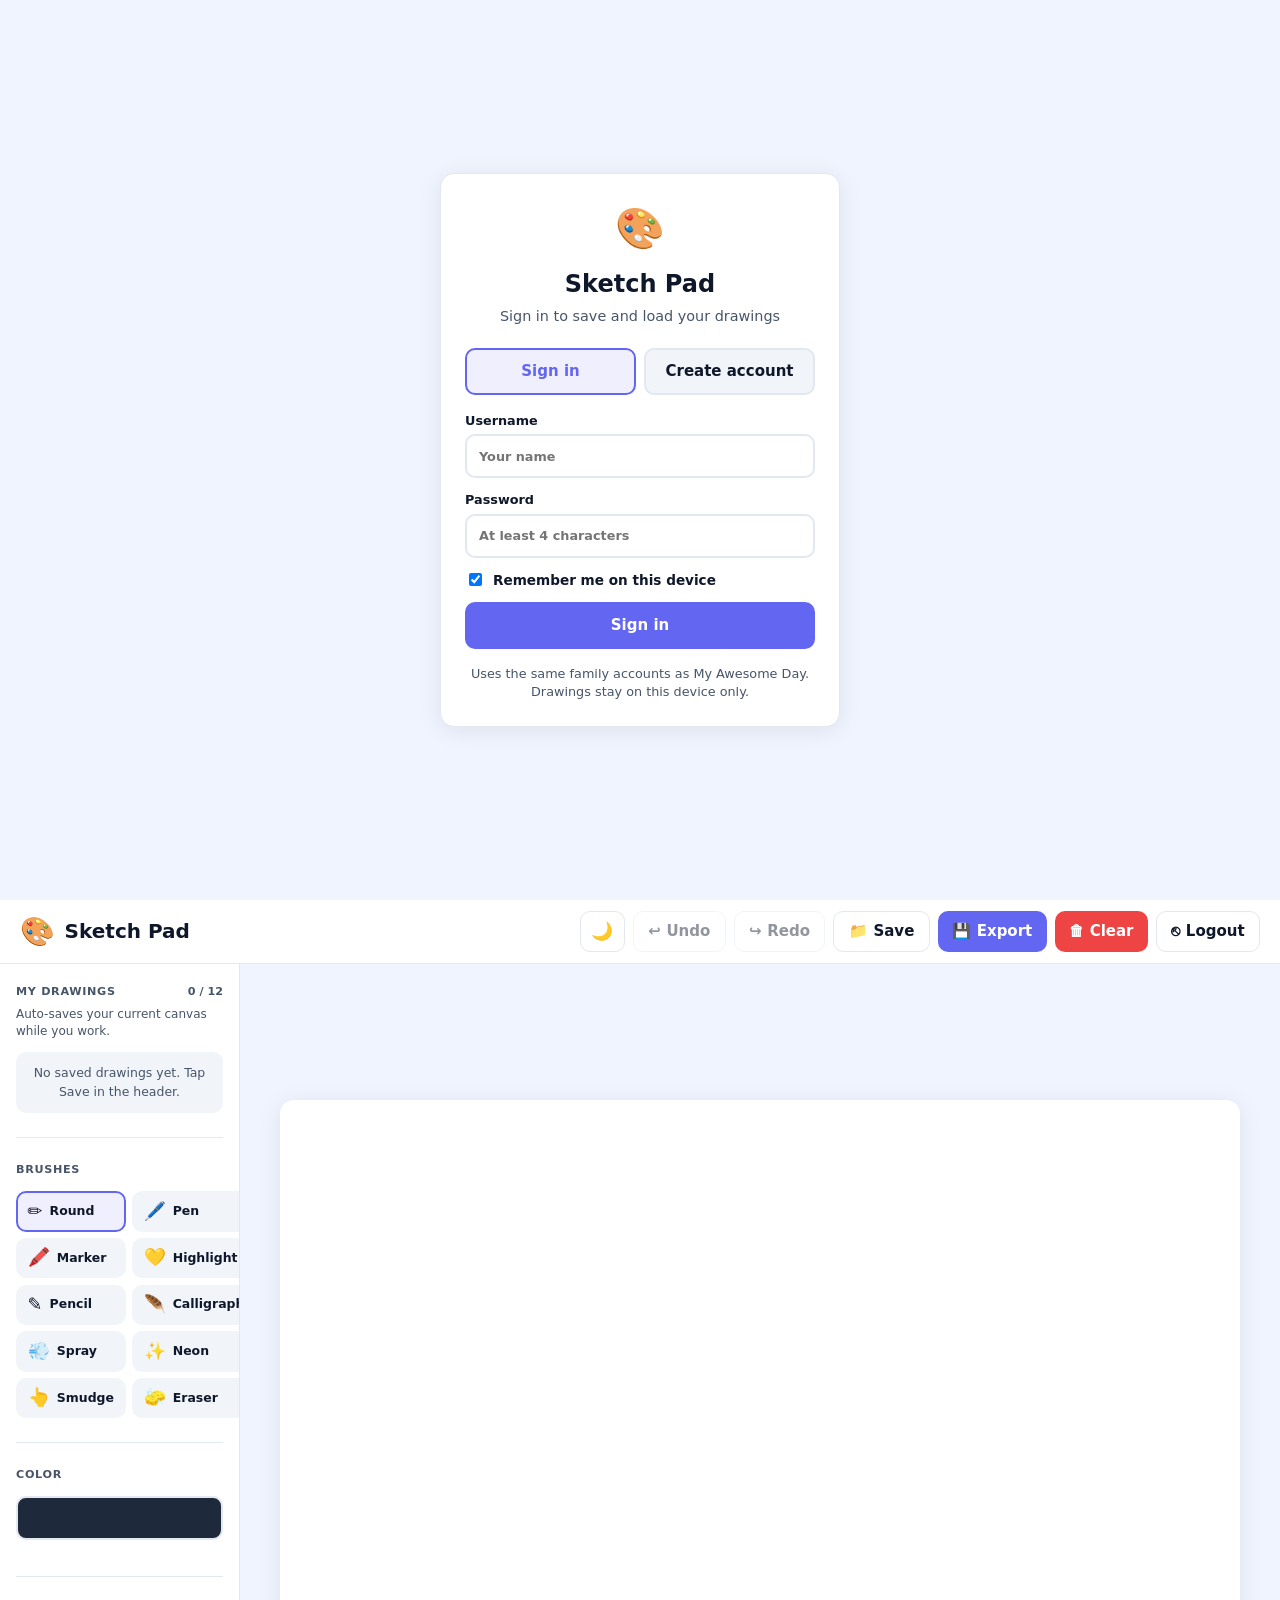
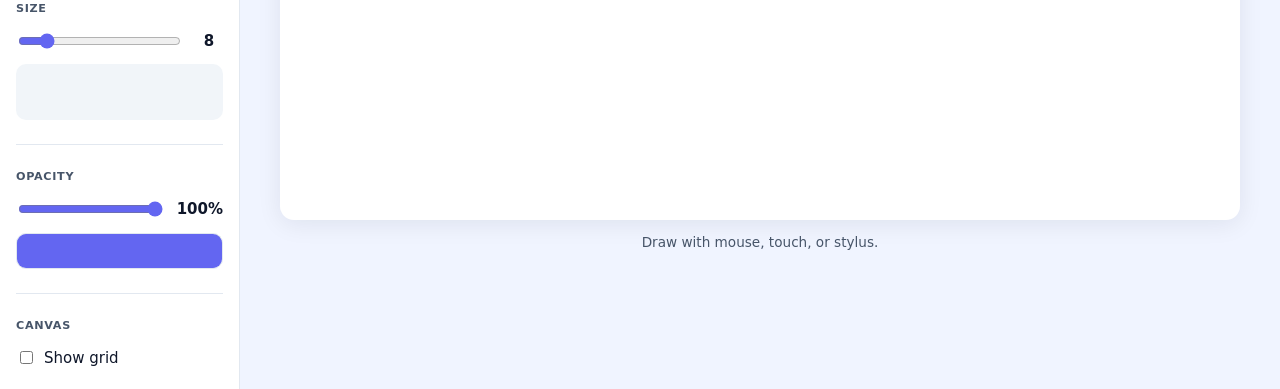
<file: Website/index.html>
<!DOCTYPE html>
<html lang="en">
<head>
  <meta charset="UTF-8">
  <meta name="viewport" content="width=device-width, initial-scale=1.0, user-scalable=no">
  <title>Sketch Pad — Drawing App</title>
  <link rel="stylesheet" href="css/style.css">
</head>
<body>
  <!-- Login -->
  <div id="loginScreen" class="login-page">
    <div class="login-card">
      <div class="login-brand">
        <span class="login-emoji" aria-hidden="true">🎨</span>
        <h1>Sketch Pad</h1>
        <p>Sign in to save and load your drawings</p>
      </div>

      <div class="login-tabs" role="tablist">
        <button type="button" class="login-tab active" data-mode="login" role="tab" aria-selected="true">Sign in</button>
        <button type="button" class="login-tab" data-mode="register" role="tab" aria-selected="false">Create account</button>
      </div>

      <form id="loginForm" class="login-form">
        <label class="login-field">
          <span>Username</span>
          <input type="text" id="loginUsername" autocomplete="username" placeholder="Your name" maxlength="24" required>
        </label>
        <label class="login-field">
          <span>Password</span>
          <input type="password" id="loginPassword" autocomplete="current-password" placeholder="At least 4 characters" minlength="4" required>
        </label>
        <label class="login-remember" id="rememberRow">
          <input type="checkbox" id="loginRemember" checked>
          Remember me on this device
        </label>
        <p id="loginError" class="login-error" role="alert" hidden></p>
        <button type="submit" class="login-submit" id="loginSubmit">Sign in</button>
      </form>

      <p class="login-note">
        Uses the same family accounts as My Awesome Day. Drawings stay on this device only.
      </p>
    </div>
  </div>

  <!-- App -->
  <div id="appRoot" class="app" hidden>
    <header class="header">
      <div class="brand">
        <span class="brand-icon" aria-hidden="true">🎨</span>
        <div class="brand-text">
          <h1>Sketch Pad</h1>
          <span class="user-badge" id="userBadge"></span>
        </div>
      </div>
      <div class="header-actions">
        <button type="button" class="btn btn-ghost btn-icon" id="themeBtn" title="Toggle dark mode" aria-label="Toggle dark mode">
          <span aria-hidden="true">🌙</span>
        </button>
        <button type="button" class="btn btn-ghost" id="undoBtn" title="Undo" disabled>
          <span aria-hidden="true">↩</span> Undo
        </button>
        <button type="button" class="btn btn-ghost" id="redoBtn" title="Redo" disabled>
          <span aria-hidden="true">↪</span> Redo
        </button>
        <button type="button" class="btn btn-ghost" id="saveGalleryBtn" title="Save to your gallery">
          <span aria-hidden="true">📁</span> Save
        </button>
        <button type="button" class="btn btn-primary" id="exportBtn" title="Download as PNG">
          <span aria-hidden="true">💾</span> Export
        </button>
        <button type="button" class="btn btn-danger" id="clearBtn" title="Clear canvas">
          <span aria-hidden="true">🗑</span> Clear
        </button>
        <button type="button" class="btn btn-ghost" id="logoutBtn" title="Sign out">
          <span aria-hidden="true">⎋</span> Logout
        </button>
      </div>
    </header>

    <div class="workspace">
      <aside class="toolbar" aria-label="Drawing tools">
        <section class="tool-group gallery-group">
          <div class="gallery-header">
            <h2 class="tool-label">My drawings</h2>
            <span class="gallery-count" id="galleryCount">0 / 12</span>
          </div>
          <p class="gallery-hint">Auto-saves your current canvas while you work.</p>
          <ul class="gallery-list" id="galleryList" aria-label="Saved drawings"></ul>
          <p class="gallery-empty" id="galleryEmpty">No saved drawings yet. Tap Save in the header.</p>
        </section>

        <section class="tool-group">
          <h2 class="tool-label">Brushes</h2>
          <div class="tool-buttons tool-grid" role="group" aria-label="Select brush">
            <button type="button" class="tool-btn active" data-tool="round" title="Smooth round brush">
              <span class="tool-icon" aria-hidden="true">✏️</span>
              <span class="tool-name">Round</span>
            </button>
            <button type="button" class="tool-btn" data-tool="pen" title="Crisp pen lines">
              <span class="tool-icon" aria-hidden="true">🖊️</span>
              <span class="tool-name">Pen</span>
            </button>
            <button type="button" class="tool-btn" data-tool="marker" title="Semi-transparent marker">
              <span class="tool-icon" aria-hidden="true">🖍️</span>
              <span class="tool-name">Marker</span>
            </button>
            <button type="button" class="tool-btn" data-tool="highlighter" title="Wide highlighter">
              <span class="tool-icon" aria-hidden="true">💛</span>
              <span class="tool-name">Highlight</span>
            </button>
            <button type="button" class="tool-btn" data-tool="pencil" title="Sketchy pencil">
              <span class="tool-icon" aria-hidden="true">✎</span>
              <span class="tool-name">Pencil</span>
            </button>
            <button type="button" class="tool-btn" data-tool="calligraphy" title="Pressure-style nib">
              <span class="tool-icon" aria-hidden="true">🪶</span>
              <span class="tool-name">Calligraphy</span>
            </button>
            <button type="button" class="tool-btn" data-tool="spray" title="Spray paint">
              <span class="tool-icon" aria-hidden="true">💨</span>
              <span class="tool-name">Spray</span>
            </button>
            <button type="button" class="tool-btn" data-tool="neon" title="Glowing neon lines">
              <span class="tool-icon" aria-hidden="true">✨</span>
              <span class="tool-name">Neon</span>
            </button>
            <button type="button" class="tool-btn" data-tool="smudge" title="Blend and smear colors">
              <span class="tool-icon" aria-hidden="true">👆</span>
              <span class="tool-name">Smudge</span>
            </button>
            <button type="button" class="tool-btn" data-tool="eraser" title="Eraser">
              <span class="tool-icon" aria-hidden="true">🧽</span>
              <span class="tool-name">Eraser</span>
            </button>
          </div>
        </section>

        <section class="tool-group">
          <h2 class="tool-label">Color</h2>
          <div class="color-picker-wrap">
            <input type="color" id="colorPicker" value="#1e293b" aria-label="Pick color">
            <label for="colorPicker" class="color-preview" id="colorPreview"></label>
          </div>
          <div class="color-swatches" id="colorSwatches" role="list" aria-label="Color presets"></div>
        </section>

        <section class="tool-group">
          <h2 class="tool-label">Size</h2>
          <div class="size-control">
            <input type="range" id="sizeSlider" min="1" max="50" value="8" aria-label="Brush size">
            <output id="sizeValue" for="sizeSlider">8</output>
          </div>
          <div class="size-preview" id="sizePreview" aria-hidden="true"></div>
        </section>

        <section class="tool-group">
          <h2 class="tool-label" id="strengthLabel">Opacity</h2>
          <div class="size-control">
            <input type="range" id="strengthSlider" min="1" max="100" value="100" aria-labelledby="strengthLabel">
            <output id="strengthValue" for="strengthSlider">100%</output>
          </div>
          <div class="strength-preview" id="strengthPreview" aria-hidden="true">
            <div class="strength-preview-fill" id="strengthPreviewFill"></div>
          </div>
        </section>

        <section class="tool-group">
          <h2 class="tool-label">Canvas</h2>
          <div class="canvas-options">
            <label class="option">
              <input type="checkbox" id="gridToggle">
              Show grid
            </label>
          </div>
        </section>
      </aside>

      <main class="canvas-area">
        <div class="canvas-frame" id="canvasFrame">
          <canvas id="canvas" aria-label="Drawing canvas"></canvas>
        </div>
        <p class="hint" id="saveStatus">Draw with mouse, touch, or stylus.</p>
      </main>
    </div>
  </div>

  <script type="module" src="js/app.js"></script>
</body>
</html>
</file>
<file: Website/css/style.css>
:root {
  --bg: #f0f4ff;
  --surface: #ffffff;
  --border: #e2e8f0;
  --text: #475569;
  --text-h: #0f172a;
  --primary: #6366f1;
  --primary-hover: #4f46e5;
  --danger: #ef4444;
  --danger-hover: #dc2626;
  --ghost-hover: #f1f5f9;
  --tool-hover: #e8eef8;
  --tool-active-bg: rgba(99, 102, 241, 0.1);
  --canvas-chrome: #ffffff;
  --grid-line: rgba(0, 0, 0, 0.04);
  --toolbar-width: 240px;
  --header-height: 64px;
  --radius: 14px;
  --shadow: 0 4px 24px rgba(15, 23, 42, 0.08);
  --sans: "Segoe UI", system-ui, sans-serif;
}

[data-theme="dark"] {
  --bg: #0f1117;
  --surface: #1a1d27;
  --border: #2d3348;
  --text: #94a3b8;
  --text-h: #e2e8f0;
  --primary: #818cf8;
  --primary-hover: #6366f1;
  --danger: #f87171;
  --danger-hover: #ef4444;
  --ghost-hover: #252a3a;
  --tool-hover: #2a3044;
  --tool-active-bg: rgba(129, 140, 248, 0.15);
  --canvas-chrome: #161622;
  --grid-line: rgba(255, 255, 255, 0.06);
  --shadow: 0 4px 24px rgba(0, 0, 0, 0.35);
}

*,
*::before,
*::after {
  box-sizing: border-box;
}

body {
  margin: 0;
  min-height: 100svh;
  font: 15px/1.5 var(--sans);
  color: var(--text);
  background: var(--bg);
  -webkit-font-smoothing: antialiased;
  touch-action: manipulation;
  color-scheme: light dark;
}

.app {
  display: flex;
  flex-direction: column;
  min-height: 100svh;
}

/* Header */
.header {
  display: flex;
  align-items: center;
  justify-content: space-between;
  gap: 1rem;
  height: var(--header-height);
  padding: 0 1.25rem;
  background: var(--surface);
  border-bottom: 1px solid var(--border);
  flex-shrink: 0;
}

.brand {
  display: flex;
  align-items: center;
  gap: 0.6rem;
}

.brand-text {
  display: flex;
  flex-direction: column;
  gap: 0.1rem;
}

.brand-text h1 {
  margin: 0;
  font-size: 1.25rem;
  font-weight: 700;
  color: var(--text-h);
  line-height: 1.2;
}

.user-badge {
  font-size: 0.75rem;
  font-weight: 600;
  color: var(--text);
}

.brand-icon {
  font-size: 1.75rem;
  line-height: 1;
}

/* Login */
.login-page {
  min-height: 100svh;
  display: grid;
  place-items: center;
  padding: 1.25rem 0.75rem;
  background: var(--bg);
}

.login-card {
  width: min(100%, 400px);
  padding: 1.5rem;
  background: var(--surface);
  border: 1px solid var(--border);
  border-radius: var(--radius);
  box-shadow: var(--shadow);
}

.login-brand {
  text-align: center;
  margin-bottom: 1.25rem;
}

.login-emoji {
  font-size: 2.5rem;
  display: block;
  margin-bottom: 0.5rem;
}

.login-brand h1 {
  margin: 0 0 0.25rem;
  font-size: 1.5rem;
  color: var(--text-h);
}

.login-brand p {
  margin: 0;
  font-size: 0.9rem;
  color: var(--text);
}

.login-tabs {
  display: grid;
  grid-template-columns: 1fr 1fr;
  gap: 0.5rem;
  margin-bottom: 1rem;
}

.login-tab {
  padding: 0.65rem;
  border: 2px solid var(--border);
  border-radius: 10px;
  background: var(--ghost-hover);
  font: inherit;
  font-weight: 700;
  cursor: pointer;
  color: var(--text-h);
}

.login-tab.active {
  border-color: var(--primary);
  background: var(--tool-active-bg);
  color: var(--primary);
}

.login-form {
  display: flex;
  flex-direction: column;
  gap: 0.75rem;
}

.login-field {
  display: flex;
  flex-direction: column;
  gap: 0.25rem;
  font-size: 0.8rem;
  font-weight: 600;
  color: var(--text-h);
}

.login-field input {
  padding: 0.65rem 0.75rem;
  border: 2px solid var(--border);
  border-radius: 10px;
  font: inherit;
  font-weight: 600;
  background: var(--surface);
  color: var(--text-h);
}

.login-field input:focus {
  outline: 2px solid var(--primary);
  outline-offset: 1px;
}

.login-remember {
  display: flex;
  align-items: center;
  gap: 0.5rem;
  font-size: 0.85rem;
  font-weight: 600;
  color: var(--text-h);
  cursor: pointer;
}

.login-error {
  margin: 0;
  padding: 0.65rem 0.75rem;
  border-radius: 10px;
  background: rgba(239, 68, 68, 0.12);
  color: var(--danger);
  font-size: 0.85rem;
  font-weight: 600;
}

.login-submit {
  padding: 0.75rem;
  border: none;
  border-radius: 10px;
  background: var(--primary);
  color: #fff;
  font: inherit;
  font-weight: 700;
  cursor: pointer;
}

.login-submit:hover:not(:disabled) {
  background: var(--primary-hover);
}

.login-submit:disabled {
  opacity: 0.6;
  cursor: not-allowed;
}

.login-note {
  margin: 1rem 0 0;
  font-size: 0.8rem;
  color: var(--text);
  text-align: center;
  line-height: 1.45;
}

/* Gallery */
.gallery-group {
  margin-top: 0 !important;
  padding-top: 0 !important;
  border-top: none !important;
}

.gallery-header {
  display: flex;
  align-items: center;
  justify-content: space-between;
  gap: 0.5rem;
  margin-bottom: 0.35rem;
}

.gallery-header .tool-label {
  margin: 0;
}

.gallery-count {
  font-size: 0.7rem;
  font-weight: 700;
  color: var(--text);
}

.gallery-hint {
  margin: 0 0 0.75rem;
  font-size: 0.75rem;
  color: var(--text);
  line-height: 1.4;
}

.gallery-list {
  list-style: none;
  margin: 0;
  padding: 0;
  display: flex;
  flex-direction: column;
  gap: 0.4rem;
  max-height: 220px;
  overflow-y: auto;
}

.gallery-item {
  display: grid;
  grid-template-columns: 1fr auto;
  gap: 0.35rem;
  align-items: stretch;
}

.gallery-load {
  display: flex;
  align-items: center;
  gap: 0.5rem;
  padding: 0.4rem;
  border: 2px solid transparent;
  border-radius: 10px;
  background: var(--ghost-hover);
  font: inherit;
  text-align: left;
  cursor: pointer;
  color: var(--text-h);
  min-width: 0;
}

.gallery-load:hover {
  background: var(--tool-hover);
}

.gallery-load.active {
  border-color: var(--primary);
  background: var(--tool-active-bg);
}

.gallery-thumb {
  width: 44px;
  height: 33px;
  object-fit: cover;
  border-radius: 6px;
  border: 1px solid var(--border);
  flex-shrink: 0;
  background: var(--canvas-chrome);
}

.gallery-meta {
  min-width: 0;
  display: flex;
  flex-direction: column;
  gap: 0.1rem;
}

.gallery-title {
  font-size: 0.78rem;
  font-weight: 700;
  white-space: nowrap;
  overflow: hidden;
  text-overflow: ellipsis;
}

.gallery-date {
  font-size: 0.65rem;
  color: var(--text);
}

.gallery-delete {
  width: 2rem;
  border: 1px solid var(--border);
  border-radius: 8px;
  background: var(--surface);
  color: var(--text);
  font-size: 1rem;
  line-height: 1;
  cursor: pointer;
}

.gallery-delete:hover {
  background: rgba(239, 68, 68, 0.12);
  color: var(--danger);
  border-color: var(--danger);
}

.gallery-empty {
  margin: 0;
  font-size: 0.78rem;
  color: var(--text);
  text-align: center;
  padding: 0.75rem 0.5rem;
  border-radius: 10px;
  background: var(--ghost-hover);
}

.gallery-empty[hidden],
.gallery-list:not(:empty) + .gallery-empty {
  display: none;
}

.hint.saved {
  color: #16a34a;
}

[data-theme="dark"] .hint.saved {
  color: #4ade80;
}

.header-actions {
  display: flex;
  flex-wrap: wrap;
  gap: 0.5rem;
}

.btn {
  display: inline-flex;
  align-items: center;
  gap: 0.35rem;
  padding: 0.5rem 0.9rem;
  border: none;
  border-radius: 10px;
  font: inherit;
  font-weight: 600;
  cursor: pointer;
  transition: background 0.15s, transform 0.1s;
}

.btn:active:not(:disabled) {
  transform: scale(0.97);
}

.btn:disabled {
  opacity: 0.45;
  cursor: not-allowed;
}

.btn-primary {
  color: #fff;
  background: var(--primary);
}

.btn-primary:hover:not(:disabled) {
  background: var(--primary-hover);
}

.btn-danger {
  color: #fff;
  background: var(--danger);
}

.btn-danger:hover:not(:disabled) {
  background: var(--danger-hover);
}

.btn-ghost {
  color: var(--text-h);
  background: transparent;
  border: 1px solid var(--border);
}

.btn-ghost:hover:not(:disabled) {
  background: var(--ghost-hover);
}

.btn-icon {
  padding: 0.5rem 0.65rem;
  font-size: 1.1rem;
  line-height: 1;
}

/* Workspace */
.workspace {
  display: flex;
  flex: 1;
  min-height: 0;
}

.toolbar {
  width: var(--toolbar-width);
  flex-shrink: 0;
  padding: 1.25rem 1rem;
  background: var(--surface);
  border-right: 1px solid var(--border);
  overflow-y: auto;
}

.tool-group + .tool-group {
  margin-top: 1.5rem;
  padding-top: 1.5rem;
  border-top: 1px solid var(--border);
}

.tool-label {
  margin: 0 0 0.75rem;
  font-size: 0.7rem;
  font-weight: 700;
  letter-spacing: 0.06em;
  text-transform: uppercase;
  color: var(--text);
}

.tool-buttons {
  display: flex;
  flex-direction: column;
  gap: 0.4rem;
}

.tool-grid {
  display: grid;
  grid-template-columns: 1fr 1fr;
  gap: 0.4rem;
}

.tool-btn-wide {
  grid-column: 1 / -1;
}

.tool-btn {
  display: flex;
  align-items: center;
  gap: 0.45rem;
  width: 100%;
  padding: 0.55rem 0.6rem;
  border: 2px solid transparent;
  border-radius: 10px;
  background: var(--ghost-hover);
  font: inherit;
  font-weight: 600;
  color: var(--text-h);
  cursor: pointer;
  transition: border-color 0.15s, background 0.15s;
}

.tool-btn:hover {
  background: var(--tool-hover);
}

.tool-btn.active {
  border-color: var(--primary);
  background: var(--tool-active-bg);
}

.tool-icon {
  font-size: 1.1rem;
  line-height: 1;
  flex-shrink: 0;
}

.tool-name {
  font-size: 0.78rem;
}

/* Color */
.color-picker-wrap {
  position: relative;
  margin-bottom: 0.75rem;
}

.color-picker-wrap input[type="color"] {
  position: absolute;
  inset: 0;
  width: 100%;
  height: 100%;
  opacity: 0;
  cursor: pointer;
}

.color-preview {
  display: block;
  height: 44px;
  border-radius: 10px;
  border: 2px solid var(--border);
  background: #1e293b;
  cursor: pointer;
}

.color-swatches {
  display: grid;
  grid-template-columns: repeat(5, 1fr);
  gap: 0.4rem;
}

.swatch {
  aspect-ratio: 1;
  border: 2px solid transparent;
  border-radius: 8px;
  cursor: pointer;
  transition: transform 0.1s, border-color 0.15s;
}

.swatch:hover {
  transform: scale(1.08);
}

.swatch.active {
  border-color: var(--text-h);
  box-shadow: 0 0 0 2px var(--surface);
}

/* Size */
.size-control {
  display: flex;
  align-items: center;
  gap: 0.75rem;
}

.size-control input[type="range"] {
  flex: 1;
  accent-color: var(--primary);
}

.size-control output {
  min-width: 1.75rem;
  font-weight: 700;
  color: var(--text-h);
  text-align: center;
}

.size-preview {
  display: flex;
  align-items: center;
  justify-content: center;
  height: 56px;
  margin-top: 0.75rem;
  border-radius: 10px;
  background: var(--ghost-hover);
}

.strength-preview {
  position: relative;
  height: 36px;
  margin-top: 0.75rem;
  border-radius: 10px;
  border: 1px solid var(--border);
  overflow: hidden;
  background-image:
    linear-gradient(45deg, #cbd5e1 25%, transparent 25%),
    linear-gradient(-45deg, #cbd5e1 25%, transparent 25%),
    linear-gradient(45deg, transparent 75%, #cbd5e1 75%),
    linear-gradient(-45deg, transparent 75%, #cbd5e1 75%);
  background-size: 12px 12px;
  background-position: 0 0, 0 6px, 6px -6px, -6px 0;
  background-color: #f8fafc;
}

[data-theme="dark"] .strength-preview {
  background-image:
    linear-gradient(45deg, #334155 25%, transparent 25%),
    linear-gradient(-45deg, #334155 25%, transparent 25%),
    linear-gradient(45deg, transparent 75%, #334155 75%),
    linear-gradient(-45deg, transparent 75%, #334155 75%);
  background-color: #1e293b;
}

.strength-preview-fill {
  position: absolute;
  inset: 0;
  background: var(--primary);
}

.size-preview-dot {
  border-radius: 50%;
  background: var(--text-h);
}

.size-preview-bar {
  border-radius: 4px;
  background: var(--text-h);
}

.size-preview-spray {
  position: relative;
  width: 48px;
  height: 48px;
}

.size-preview-spray span {
  position: absolute;
  border-radius: 50%;
  background: var(--text-h);
  opacity: 0.55;
}

.size-preview-smudge {
  display: flex;
  align-items: center;
  justify-content: center;
  gap: 3px;
}

.size-preview-smudge span {
  border-radius: 50%;
  opacity: 0.7;
}

.option {
  display: flex;
  align-items: center;
  gap: 0.5rem;
  font-weight: 500;
  color: var(--text-h);
  cursor: pointer;
}

.option input {
  accent-color: var(--primary);
}

/* Canvas */
.canvas-area {
  flex: 1;
  display: flex;
  flex-direction: column;
  align-items: center;
  justify-content: center;
  padding: 1.25rem;
  min-width: 0;
}

.canvas-frame {
  width: 100%;
  max-width: 960px;
  aspect-ratio: 4 / 3;
  background: var(--canvas-chrome);
  border-radius: var(--radius);
  box-shadow: var(--shadow);
  overflow: hidden;
  touch-action: none;
}

.canvas-frame.show-grid {
  background-image:
    linear-gradient(var(--grid-line) 1px, transparent 1px),
    linear-gradient(90deg, var(--grid-line) 1px, transparent 1px);
  background-size: 24px 24px;
  background-color: var(--canvas-chrome);
}

#canvas {
  display: block;
  width: 100%;
  height: 100%;
  cursor: crosshair;
  touch-action: none;
}

#canvas.eraser-cursor {
  cursor: cell;
}

#canvas.smudge-cursor {
  cursor: grab;
}

#canvas.smudge-cursor:active {
  cursor: grabbing;
}

.hint {
  margin: 0.75rem 0 0;
  font-size: 0.85rem;
  color: var(--text);
  text-align: center;
}

/* Responsive */
@media (max-width: 720px) {
  .workspace {
    flex-direction: column;
  }

  .toolbar {
    width: 100%;
    border-right: none;
    border-bottom: 1px solid var(--border);
    display: grid;
    grid-template-columns: 1fr 1fr;
    gap: 1rem;
    padding: 1rem;
  }

  .tool-group {
    margin: 0 !important;
    padding: 0 !important;
    border: none !important;
  }

  .tool-group.gallery-group {
    grid-column: 1 / -1;
  }

  .tool-group:last-child {
    grid-column: 1 / -1;
  }

  .tool-grid {
    grid-template-columns: repeat(3, 1fr);
  }

  .tool-btn-wide {
    grid-column: 1 / -1;
  }

  .tool-btn {
    flex-direction: column;
    gap: 0.2rem;
    padding: 0.45rem 0.35rem;
    justify-content: center;
  }

  .tool-name {
    font-size: 0.65rem;
  }

  .header {
    flex-wrap: wrap;
    height: auto;
    padding: 0.75rem 1rem;
  }

  .header-actions .btn span:not([aria-hidden]) {
    display: none;
  }
}
</file>
